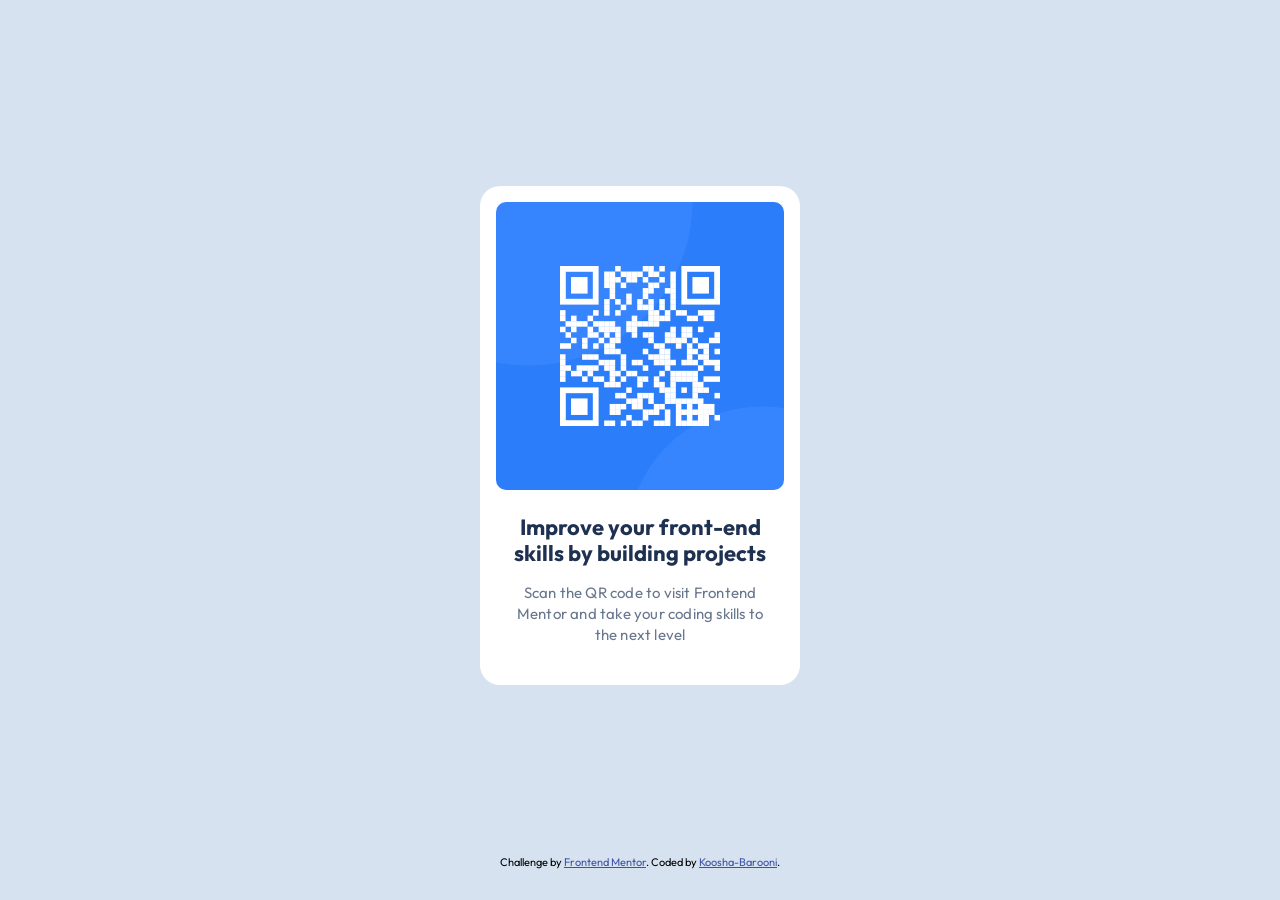
<file: 1-QR_code_component/index.html>
<!doctype html>
<html lang="en">
    <head>
        <meta charset="UTF-8" />
        <meta name="viewport" content="width=device-width, initial-scale=1.0" />
        <!-- displays site properly based on user's device -->

        <!-- Favicon -->
        <link
            rel="icon"
            type="image/png"
            sizes="32x32"
            href="./images/favicon-32x32.png" />

        <!-- Font (Outfit) -->

        <link rel="preconnect" href="https://fonts.googleapis.com" />
        <link rel="preconnect" href="https://fonts.gstatic.com" crossorigin />
        <link
            href="https://fonts.googleapis.com/css2?family=Outfit:wght@100..900&display=swap"
            rel="stylesheet" />

        <title>Frontend Mentor | QR code component</title>

        <!-- Feel free to remove these styles or customise in your own stylesheet 👍 -->

        <link rel="stylesheet" href="./css/style.css" />
    </head>
    <body>
        <main>
            <article class="qr-card">
                <img
                    class="qr-card--image"
                    src="./images/image-qr-code.png"
                    alt="QR code linking to the Frontend Mentor website" />
                <div class="qr-card--text">
                    <h1 class="qr-card--heading center">
                        Improve your front-end skills by building projects
                    </h1>
                    <p class="qr-card--description center">
                        Scan the QR code to visit Frontend Mentor and take your
                        coding skills to the next level
                    </p>
                </div>
            </article>
        </main>
        <footer class="attribution center">
            Challenge by
            <a href="https://www.frontendmentor.io?ref=challenge"
                >Frontend Mentor</a
            >. Coded by
            <a href="https://github.com/koosha-barooni">Koosha-Barooni</a>.
        </footer>
    </body>
</html>
</file>
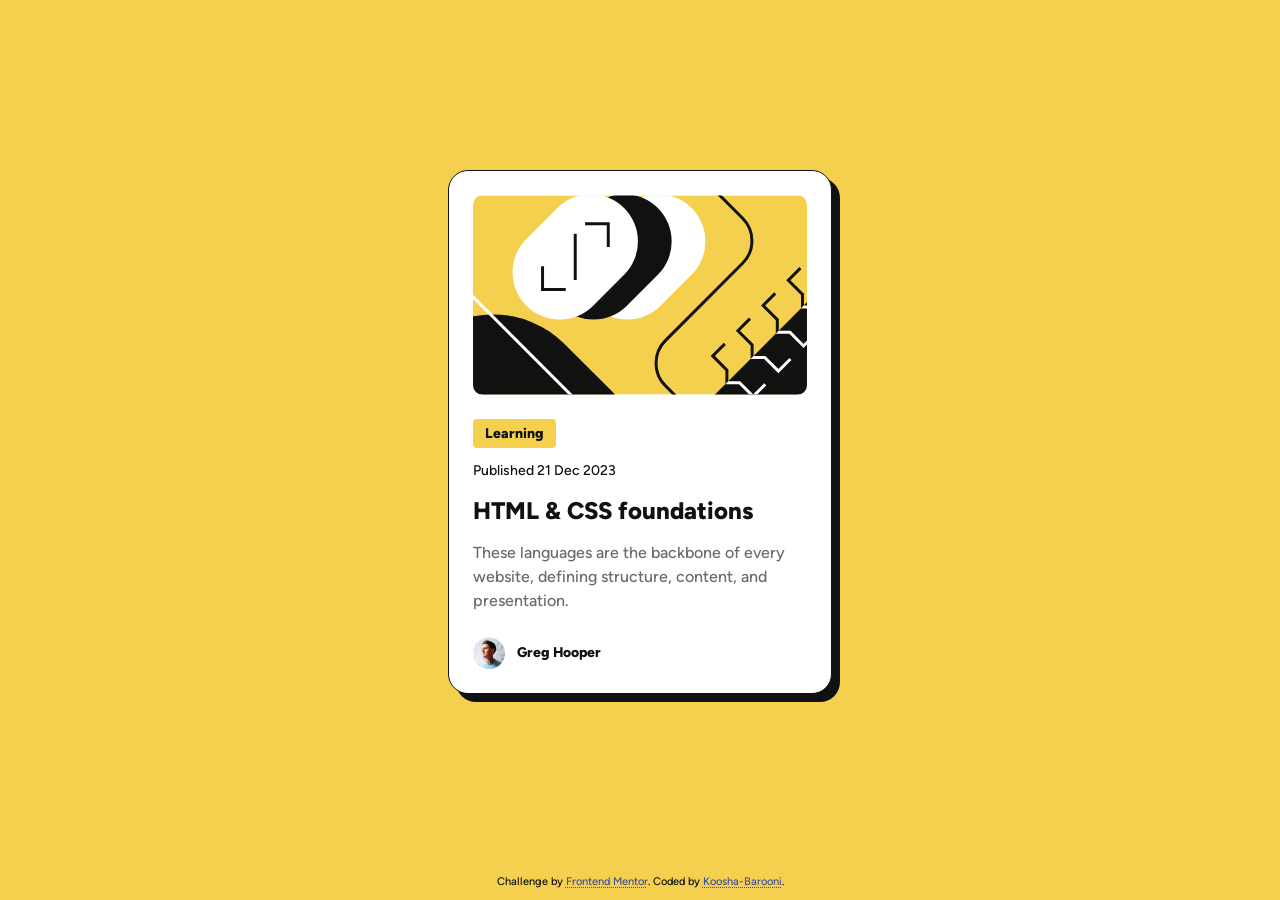
<file: 2-Blog-preview-card/index.html>
<!doctype html>
<html lang="en">
    <head>
        <meta charset="UTF-8" />
        <meta name="viewport" content="width=device-width, initial-scale=1.0" />
        <!-- displays site properly based on user's device -->

        <link
            rel="icon"
            type="image/png"
            sizes="32x32"
            href="./assets/images/favicon-32x32.png" />

        <title>Frontend Mentor | Blog preview card</title>

        <link rel="stylesheet" href="./css/style.css" />
    </head>
    <body>
        <main>
            <article class="blog-card flex-col transition">
                <img
                    class="blog-card--image"
                    src="./assets/images/illustration-article.svg"
                    alt="illustration for blog article card" />
                <div class="blog-card--content flex-col">
                    <span class="blog-card--category">Learning</span>
                    <p class="blog-card--publish-date">Published 21 Dec 2023</p>
                    <h1 class="blog-card--heading">
                        <a class="blog-card--link transition" href="#"
                            >HTML & CSS foundations</a
                        >
                    </h1>
                    <p class="blog-card--description">
                        These languages are the backbone of every website,
                        defining structure, content, and presentation.
                    </p>
                </div>
                <div class="blog-card--author">
                    <img
                        class="blog-card--author-image"
                        src="./assets/images/image-avatar.webp"
                        alt="Greg Hooper's photo, author of this article" />
                    <p class="blog-card--author-name">Greg Hooper</p>
                </div>
            </article>
        </main>

        <footer class="attribution">
            Challenge by
            <a href="https://www.frontendmentor.io?ref=challenge"
                >Frontend Mentor</a
            >. Coded by
            <a href="https://github.com/koosha-barooni/">Koosha-Barooni</a>.
        </footer>
    </body>
</html>
</file>
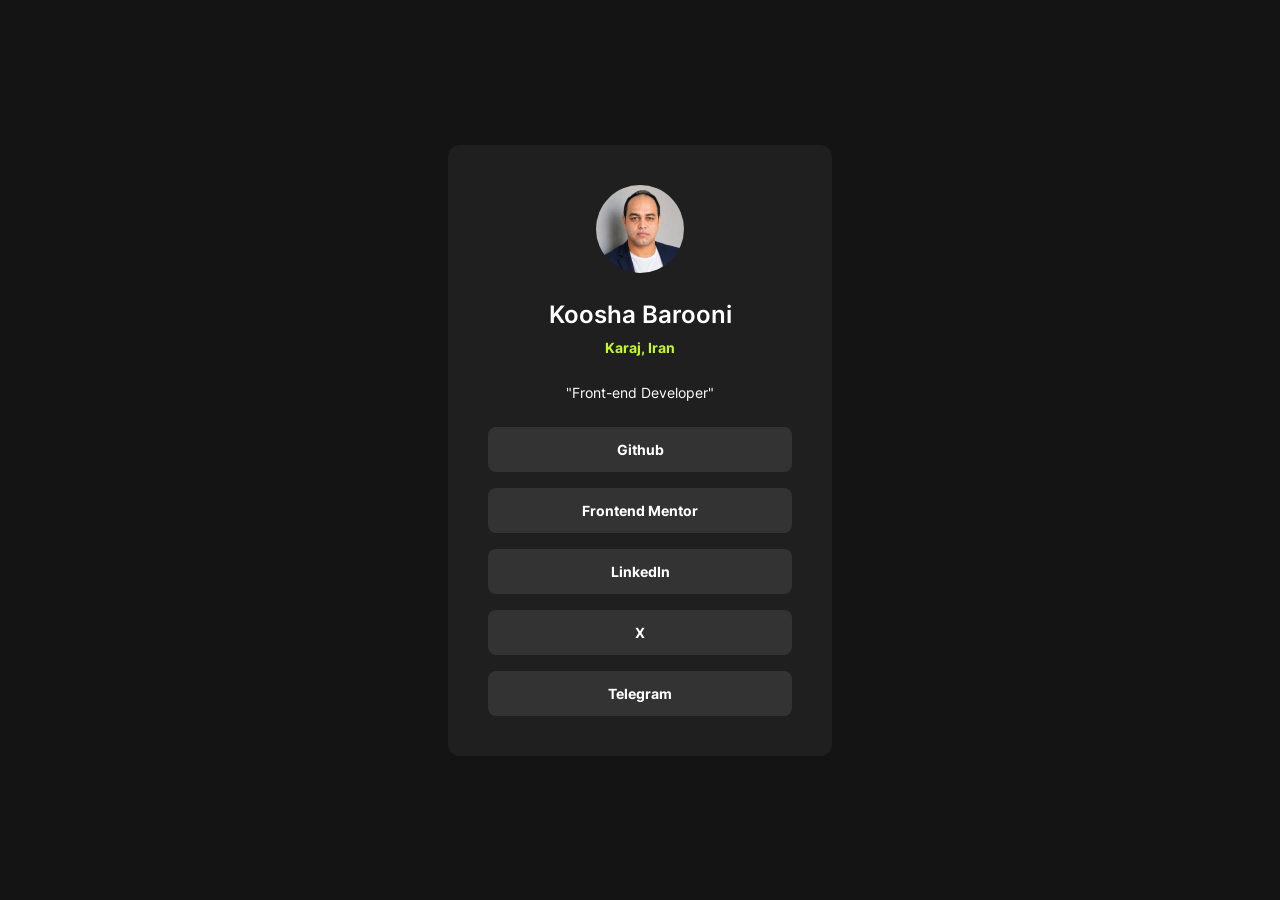
<file: 3-Social-links-profile/index.html>
<!doctype html>
<html lang="en">
    <head>
        <meta charset="UTF-8" />
        <meta name="viewport" content="width=device-width, initial-scale=1.0" />
        <!-- displays site properly based on user's device -->

        <link
            rel="icon"
            type="image/png"
            sizes="32x32"
            href="./assets/images/favicon-32x32.png" />

        <title>Frontend Mentor | Social links profile</title>
        <link rel="stylesheet" href="./css/style.css" />
    </head>
    <body>
        <main class="container">
            <article class="social-card flex-col">
                <img
                    class="social-card--image"
                    src="./assets/images/avatar-koosha.jpg"
                    alt="koosha barooni's profile picture" />
                <div class="social-card--identity flex-col">
                    <h1 class="social-card--name">Koosha Barooni</h1>
                    <p class="social-card--location">Karaj, Iran</p>
                </div>
                <p class="social-card--job-title">"Front-end Developer"</p>
                <div class="social-card--links flex-col">
                    <a
                        href="https://github.com/koosha-barooni"
                        class="social-card--link"
                        >Github</a
                    >
                    <a
                        href="https://www.frontendmentor.io/profile/koosha-barooni"
                        class="social-card--link"
                        >Frontend Mentor</a
                    >
                    <a
                        href="https://www.linkedin.com/in/koosha-barooni/"
                        class="social-card--link"
                        >LinkedIn</a
                    >
                    <a
                        href="https://x.com/kousha_barooni"
                        class="social-card--link"
                        >X</a
                    >
                    <a
                        href="https://t.me/koosha_barooni"
                        class="social-card--link"
                        >Telegram</a
                    >
                </div>
            </article>
        </main>
    </body>
</html>
</file>
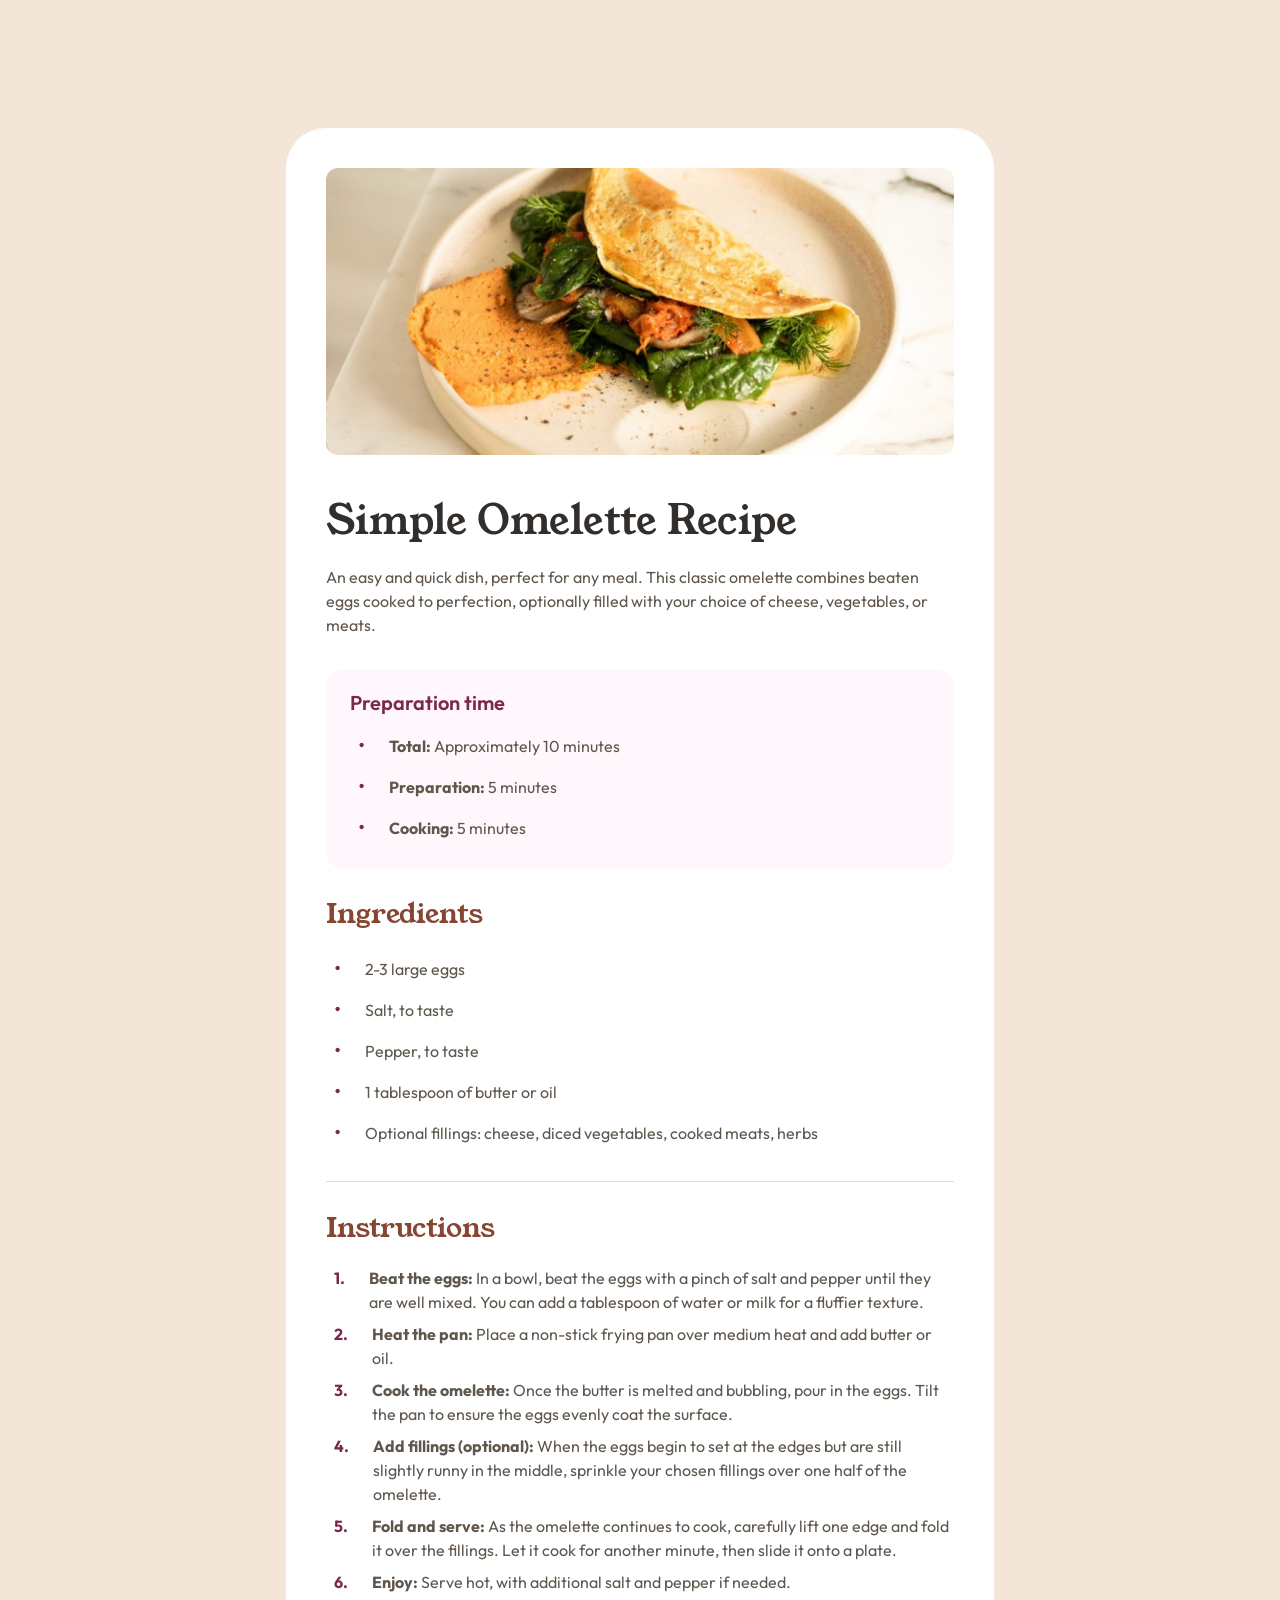
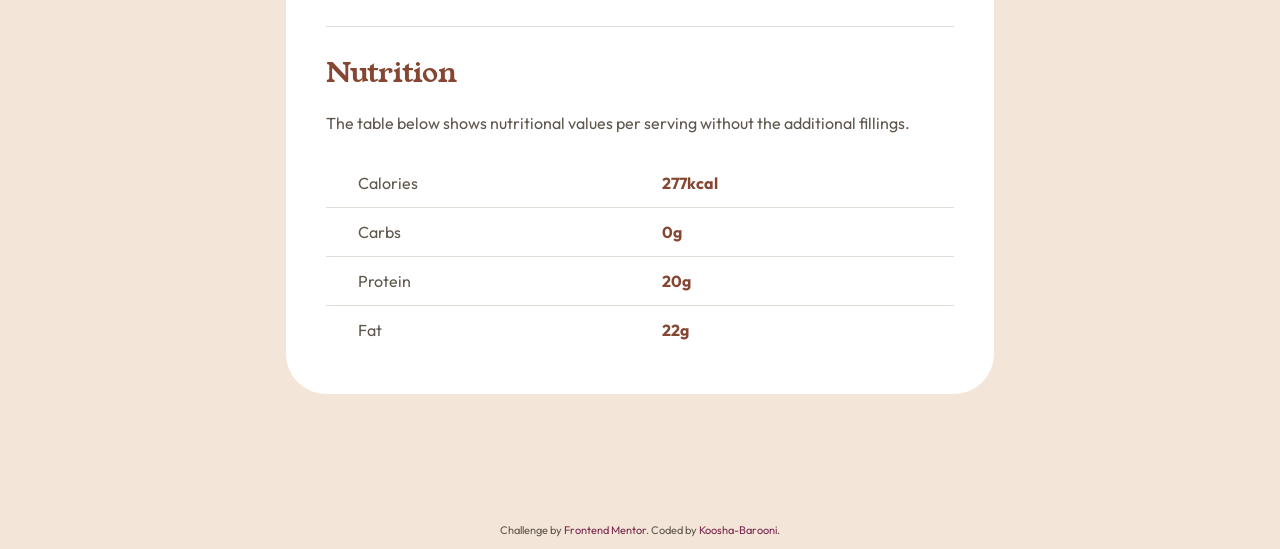
<file: 4-Recipe-page/index.html>
<!doctype html>
<html lang="en">
    <head>
        <meta charset="UTF-8" />
        <meta name="viewport" content="width=device-width, initial-scale=1.0" />

        <link
            rel="icon"
            type="image/png"
            sizes="32x32"
            href="./assets/images/favicon-32x32.png" />

        <link rel="stylesheet" href="./css/style.css" />

        <title>Frontend Mentor | Recipe page</title>
    </head>
    <body>
        <main class="recipe-page">
            <div class="container">
                <!-- ============= Header ============== -->
                <header class="recipe__header">
                    <img
                        src="./assets/images/image-omelette.jpeg"
                        alt="Omelette in a white plate"
                        class="recipe__image" />
                </header>
                <!-- ============= Article ============== -->
                <article class="recipe flex-col">
                    <section class="recipe__content flex-col">
                        <h1 class="recipe__content--heading">
                            Simple Omelette Recipe
                        </h1>
                        <p class="recipe__content--description">
                            An easy and quick dish, perfect for any meal. This
                            classic omelette combines beaten eggs cooked to
                            perfection, optionally filled with your choice of
                            cheese, vegetables, or meats.
                        </p>
                    </section>
                    <!-- ============= Preparation Section ============== -->
                    <section class="recipe__prep flex-col">
                        <h2 class="recipe__prep--title">Preparation time</h2>
                        <ul class="recipe__prep--list flex-col">
                            <li class="recipe__prep--item">
                                <span class="list--bullet">&#8226;</span>
                                <p>
                                    <strong>Total: </strong>Approximately 10
                                    minutes
                                </p>
                            </li>
                            <li class="recipe__prep--item">
                                <span class="list--bullet">&#8226;</span>
                                <p><strong>Preparation: </strong>5 minutes</p>
                            </li>
                            <li class="recipe__prep--item">
                                <span class="list--bullet">&#8226;</span>
                                <p><strong>Cooking: </strong>5 minutes</p>
                            </li>
                        </ul>
                    </section>
                    <!-- ============= Ingredient Section ============== -->
                    <section class="recipe__ingredients flex-col">
                        <h2 class="recipe__ingredients--title">Ingredients</h2>
                        <ul class="recipe__ingredients--list flex-col">
                            <li class="recipe__ingredients--item">
                                <span class="list--bullet">&#8226;</span>
                                <p>2-3 large eggs</p>
                            </li>
                            <li class="recipe__ingredients--item">
                                <span class="list--bullet">&#8226;</span>
                                <p>Salt, to taste</p>
                            </li>

                            <li class="recipe__ingredients--item">
                                <span class="list--bullet">&#8226;</span>
                                <p>Pepper, to taste</p>
                            </li>

                            <li class="recipe__ingredients--item">
                                <span class="list--bullet">&#8226;</span>
                                <p>1 tablespoon of butter or oil</p>
                            </li>

                            <li class="recipe__ingredients--item">
                                <span class="list--bullet">&#8226;</span>
                                <p>
                                    Optional fillings: cheese, diced vegetables,
                                    cooked meats, herbs
                                </p>
                            </li>
                        </ul>
                    </section>
                    <hr />
                    <!-- ============= Instruction Section ============== -->
                    <section class="recipe__instructions flex-col">
                        <h2 class="recipe__instructions--title">
                            Instructions
                        </h2>
                        <ol class="recipe__instructions--list flex-col">
                            <li class="recipe__instructions--item">
                                <span class="list--number">1.</span>
                                <p>
                                    <strong>Beat the eggs:</strong> In a bowl,
                                    beat the eggs with a pinch of salt and
                                    pepper until they are well mixed. You can
                                    add a tablespoon of water or milk for a
                                    fluffier texture.
                                </p>
                            </li>
                            <li class="recipe__instructions--item">
                                <span class="list--number">2.</span>
                                <p>
                                    <strong>Heat the pan:</strong> Place a
                                    non-stick frying pan over medium heat and
                                    add butter or oil.
                                </p>
                            </li>
                            <li class="recipe__instructions--item">
                                <span class="list--number">3.</span>
                                <p>
                                    <strong>Cook the omelette:</strong> Once the
                                    butter is melted and bubbling, pour in the
                                    eggs. Tilt the pan to ensure the eggs evenly
                                    coat the surface.
                                </p>
                            </li>
                            <li class="recipe__instructions--item">
                                <span class="list--number">4.</span>
                                <p>
                                    <strong>Add fillings (optional):</strong>
                                    When the eggs begin to set at the edges but
                                    are still slightly runny in the middle,
                                    sprinkle your chosen fillings over one half
                                    of the omelette.
                                </p>
                            </li>
                            <li class="recipe__instructions--item">
                                <span class="list--number">5.</span>
                                <p>
                                    <strong>Fold and serve:</strong> As the
                                    omelette continues to cook, carefully lift
                                    one edge and fold it over the fillings. Let
                                    it cook for another minute, then slide it
                                    onto a plate.
                                </p>
                            </li>
                            <li class="recipe__instructions--item">
                                <span class="list--number">6.</span>
                                <p>
                                    <strong>Enjoy:</strong> Serve hot, with
                                    additional salt and pepper if needed.
                                </p>
                            </li>
                        </ol>
                    </section>
                    <hr />
                    <!-- ============= Nutrition Section ============== -->
                    <section class="recipe__nutrition flex-col">
                        <h2 class="recipe__nutrition--title">Nutrition</h2>
                        <p class="recipe__nutrition--description">
                            The table below shows nutritional values per serving
                            without the additional fillings.
                        </p>
                        <table class="recipe__nutrition--table">
                            <tr class="table--row">
                                <th class="table--head" scope="row">
                                    Calories
                                </th>
                                <td class="table--data">277kcal</td>
                            </tr>
                            <tr class="table--row">
                                <th class="table--head" scope="row">Carbs</th>
                                <td class="table--data">0g</td>
                            </tr>
                            <tr class="table--row">
                                <th class="table--head" scope="row">Protein</th>
                                <td class="table--data">20g</td>
                            </tr>
                            <tr class="table--row">
                                <th class="table--head" scope="row">Fat</th>
                                <td class="table--data">22g</td>
                            </tr>
                        </table>
                    </section>
                </article>
            </div>
        </main>
        <!-- ============= Footer ============== -->
        <footer class="attribution">
            Challenge by
            <a href="https://www.frontendmentor.io?ref=challenge"
                >Frontend Mentor</a
            >. Coded by
            <a href="https://social-links-profile-koosha.netlify.app/"
                >Koosha-Barooni</a
            >.
        </footer>
    </body>
</html>
</file>
<file: 1-QR_code_component/css/style.css>
* {
    margin: 0;
    padding: 0;
    box-sizing: border-box;
}
html {
    /*  10px / 16px = 0.625  ==> 10px = 62.5% */
    font-size: 62.5%;
}

body {
    font-family: "outfit", system-ui, sans-serif;
    background-color: #d6e2f0;
    min-height: 100dvh;

    display: grid;
    grid-template-rows: 1fr auto;
    place-items: center;
    padding: 1.6rem;
}

/* =============== General Classes ============== */

.center {
    text-align: center;
}

/* ============================================ */

.qr-card {
    max-width: 32rem;
    background-color: #ffffff;
    padding: 1.6rem 1.6rem 4rem;
    border-radius: 2rem;

    display: flex;
    flex-direction: column;
    gap: 2.4rem;
}
.qr-card--image {
    width: 100%;
    height: auto;
    aspect-ratio: 1;
    border-radius: 1rem;
}
.qr-card--text {
    padding: 0 1.6rem;
}
.qr-card--heading {
    font-size: 2.2rem;
    font-weight: 700;
    color: #1f3151;
    line-height: 1.2;
    letter-spacing: 0;
    margin-bottom: 1.6rem;
}

.qr-card--description {
    font-size: 1.5rem;
    font-weight: 400;
    color: #68778d;
    line-height: 1.4;
    letter-spacing: 0.2px;
}

.attribution {
    font-size: 1.1rem;
    margin-bottom: 1.5rem;
}
.attribution a:link,
.attribution a:visited {
    color: hsl(228, 45%, 44%);
}
</file>
<file: 2-Blog-preview-card/css/style.css>
* {
    margin: 0;
    padding: 0;
    box-sizing: border-box;
}

/*  =============== Fonts ============== */
@font-face {
    font-family: "Figtree";
    src: url("../assets/fonts/static/Figtree-Medium.ttf") format("truetype");
    font-weight: 500;
}
@font-face {
    font-family: "Figtree";
    src: url("../assets/fonts/static/Figtree-ExtraBold.ttf") format("truetype");
    font-weight: 800;
}
/*  =================================== */

/*  ---------------- how to calculate vw unit ---------------- */

/*  vm = (target  value (px) /  screen width (px) ) *100 */

/*  ---------------------------------------------------- */

/*  ========== General Classes =========== */

.transition {
    transition: all 0.3s;
}

.flex-col {
    display: flex;
    flex-direction: column;
}

/*  =================================== */
html {
    /*  10px / 16px = 0.625 = 62.5% ( 1rem = 10px ) */
    font-size: 62.5%;
}

body {
    min-height: 100dvh;
    font-family: "Figtree", sans-serif;
    font-size: clamp(1.2rem, 0.7rem + 1.9vw, 1.6rem);
    font-weight: 500;
    line-height: 1.5;
    letter-spacing: 0;
    background-color: #f4d04e;
    color: #111;

    display: grid;
    grid-template-rows: 1fr auto;
    place-items: center;
}

.blog-card {
    max-width: 38.4rem;
    background-color: #fff;
    padding: 2.4rem;
    border: 1px solid #111;
    border-radius: 2rem;
    box-shadow: 8px 8px #111;

    gap: 2.4rem;
}

.blog-card--image {
    width: 100%;
    border-radius: 1rem;
}
.blog-card--content {
    align-items: flex-start;
    gap: 1.2rem;
}
.blog-card--category {
    background-color: #f4d04e;

    padding: 0.4rem 1.2rem;
    font-size: clamp(1rem, 0.7rem + 1.6vw, 1.4rem);
    font-weight: 800;
    border-radius: 0.4rem;
}
.blog-card--publish-date {
    font-size: clamp(1rem, 0.7rem + 1.6vw, 1.4rem);
    font-weight: 500;
}
.blog-card--heading {
    font-size: clamp(1.8rem, 1rem + 2.7vw, 2.4rem);
    font-weight: 800;
}

.blog-card--link:link,
.blog-card--link:visited {
    text-decoration: none;
    color: #111;
    cursor: pointer;
}

.blog-card--description {
    font-weight: 500;
    color: #6b6b6b;
}
.blog-card--author {
    display: flex;
    align-items: center;
    gap: 1.2rem;
}
.blog-card--author-image {
    width: 3.2rem;
    height: 3.2rem;
}
.blog-card--author-name {
    font-size: clamp(1.2rem, 0.7rem + 1.9vw, 1.4rem);
    font-weight: 800;
}

/* ============= Hover ============= */

.blog-card:hover {
    box-shadow: 16px 16px #111;
}

.blog-card:hover .blog-card--link,
.blog-card:active .blog-card--link {
    color: #f4d04e;
}

/* =============================== */

.attribution {
    font-size: clamp(0.8rem, 0.6rem + 1.2vw, 1.1rem);
    text-align: center;
    padding: 1rem;
}
.attribution a:link,
.attribution a :visited {
    color: #3e52a3;
    text-decoration: underline dotted;
    text-underline-offset: 2px;
}
.attribution a:hover,
.attribution a :active {
    color: #111;
}

/* ============= Mobile M - 375px ============= */

@media (max-width: 26.5em) {
    .blog-card {
        max-width: 32.7rem;
    }
}

/* ============= Mobile M - 320px ============= */

@media (max-width: 23.1em) {
    .blog-card {
        max-width: 28rem;
        padding: 2rem;
    }
}
</file>
<file: 3-Social-links-profile/css/style.css>
* {
    margin: 0;
    padding: 0;
    box-sizing: border-box;
}
/*  =============== Fonts ============== */
@font-face {
    font-family: "Inter";
    src: url(../assets/fonts/static/Inter-Regular.ttf) format("truetype");
    font-weight: 400;
}
@font-face {
    font-family: "Inter";
    src: url(../assets/fonts/static/Inter-SemiBold.ttf) format("truetype");
    font-weight: 600;
}
@font-face {
    font-family: "Inter";
    src: url(../assets/fonts/static/Inter-Bold.ttf) format("truetype");
    font-weight: 700;
}
/*  ================================== */

html {
    font-size: 62.5%;
}

/* =========== General  classes =========  */
.flex-col {
    display: flex;
    flex-direction: column;
}

/*  ===== 0 px to 375px ===== */

body {
    min-height: 100dvh;
    font-family: "Inter", sans-serif;
    font-size: 1.4rem;
    font-weight: 400;
    line-height: 1.5;
    letter-spacing: 0;
    background-color: #141414;
    color: #fff;

    display: grid;
    place-items: center;
}
.container {
    width: 100%;
    display: flex;
    justify-content: center;
    align-items: center;
}

.social-card {
    width: 100%;
    max-width: 30rem;
    background-color: #1f1f1f;
    padding: 1.6rem;
    gap: 1.6rem;

    align-items: center;
    border-radius: 12px;
}
.social-card--image {
    height: 8.8rem;
    width: 8.8rem;
    border-radius: 50%;
}
.social-card--identity {
    align-items: center;
    gap: 0.4rem;
}
.social-card--name {
    font-size: 2.4rem;
    font-weight: 600;
}
.social-card--location {
    font-weight: 700;
    color: #c4f82a;
}

.social-card--links {
    width: 100%;
    gap: 1.2rem;
}
.social-card--link:link,
.social-card--link:visited {
    text-align: center;
    text-decoration: none;
    font-weight: 700;
    cursor: pointer;
    border-radius: 8px;
    padding: 1.2rem;
    background-color: #333;
    color: #fff;
    transition:
        background-color 0.6s ease-out,
        color 0.6s ease-out;
}
.social-card--link:hover,
.social-card--link:active {
    background-color: #c4f82a;
    color: #333;
}
.social-card--link:focus-visible {
    outline: none;
    box-shadow: 0 0 10px 1px #c4f82a;
}

/*  ===== Mobile M : 375px ===== */

@media (min-width: 23em) {
    .social-card {
        max-width: 32.7rem;
        padding: 2.4rem;
        gap: 2.4rem;
    }
    .social-card--links {
        gap: 1.6rem;
    }
}
/*  ===== Mobile and larger screen : 425px ===== */

@media (min-width: 26.5em) {
    .social-card {
        max-width: 38.4rem;
        padding: 4rem;
    }
}
</file>
<file: 4-Recipe-page/css/style.css>
* {
    margin: 0;
    padding: 0;
    box-sizing: border-box;
}
/*  =============== Fonts ============== */
@font-face {
    font-family: "young-serif";
    src: url("../assets/fonts/young-serif/YoungSerif-Regular.ttf")
        format("truetype");
    font-weight: 400;
}
@font-face {
    font-family: "outfit";
    src: url("../assets/fonts/outfit/static/Outfit-Regular.ttf")
        format("truetype");
    font-weight: 400;
}
@font-face {
    font-family: "outfit";
    src: url("../assets/fonts/outfit/static/Outfit-SemiBold.ttf")
        format("truetype");
    font-weight: 600;
}
@font-face {
    font-family: "outfit";
    src: url("../assets/fonts/outfit/static/Outfit-Bold.ttf") format("truetype");
    font-weight: 700;
}
/*  ================================== */

html {
    font-size: 62.5%;
}

/*  =============== General classes ============== */
.flex-col {
    display: flex;
    flex-direction: column;
}

/*  ############# 0 px to 375px #############  */

body {
    width: 100%;
    font-family: "outfit", sans-serif;
    font-size: 1.6rem;
    line-height: 1.5;
    letter-spacing: 0;
    font-weight: 400;
    color: #5f564d;
}

.recipe__image {
    max-width: 100%;
    padding: 0;
    border-radius: 0;
}
.recipe {
    padding: 4rem 3.2rem;
    gap: 3.2rem;
}

/* =========== recipe__content ============ */
.recipe__content {
    gap: 2.4rem;
}
.recipe__content--heading {
    font-family: "young-serif", serif;
    font-size: clamp(3rem, 2.3rem + 2.4vw, 4rem);
    font-weight: 400;
    line-height: 1;
    color: #312e2c;
}

.recipe__prep {
    background-color: #fff7fb;
    border-radius: 16px;
    padding: 2.4rem;
    gap: 1.6rem;
}

.recipe__ingredients,
.recipe__instructions,
.recipe__nutrition {
    gap: 2.4rem;
}

/* ============= Titles ============ */
.recipe__prep--title {
    font-size: 2rem;
    font-weight: 600;
    line-height: 1;
    color: #7a284e;
}

.recipe__ingredients--title,
.recipe__instructions--title,
.recipe__nutrition--title {
    font-family: "young-serif", serif;
    font-size: 2.8rem;
    font-weight: 400;
    line-height: 1;
    color: #854632;
}

/* ============= Lists ============ */
.recipe__prep--list,
.recipe__ingredients--list,
.recipe__instructions--list {
    list-style: none;
    gap: 0.8rem;
    margin-left: 0.8rem;
}
.recipe__instructions--list {
    margin-left: 0;
}
span {
    display: block;
}
.recipe__prep--item,
.recipe__ingredients--item,
.recipe__instructions--item {
    display: flex;
    flex-direction: row;
    align-items: center;
    justify-content: left;
    gap: 2.4rem;
}
.recipe__instructions--item {
    align-items: start;
    margin-left: 0;
}

.list--bullet {
    display: flex;
    justify-content: left;
    align-items: center;
    color: #7a284e;
    font-size: 2.2rem;
}
.list--number {
    color: #7a284e;
    font-weight: 700;
}

.recipe__instructions--list {
    align-items: start;
    padding-left: 0.8rem;
}

/* ============= Line ============ */
hr {
    width: 100%;
    height: 1px;
    border: none;
    background-color: #e3ddd7;
}

/* ============= Table ============ */
.recipe__nutrition--table {
    width: 100%;
    border-collapse: collapse;
}
.table--row {
    border-bottom: 1px solid #e3ddd7;
}
.table--row:last-child {
    border-bottom: none;
}
.table--head {
    font-weight: 400;
    text-align: left;
    padding: 1.2rem 1.6rem 1.2rem 3.2rem;
}
.table--data {
    font-weight: 700;
    color: #854632;
    padding: 1.2rem 3.2rem 1.2rem 1.6rem;
}

/* ============= Footer ============ */
.attribution {
    font-size: 1.1rem;
    text-align: center;
    margin-bottom: 1rem;
}
.attribution a:link,
.attribution a:visited {
    color: #7a284e;
    text-decoration: none;
}
.attribution a:hover,
.attribution a:active {
    font-weight: 700;
}

/*  ############# 375px to 768px #############  */
@media (min-width: 27em) {
    body {
        background-color: #f3e5d7;
    }
    .recipe-page {
        display: grid;
        grid-template-rows: 1fr auto;
        place-items: center;
        margin: 3.2rem 0;
    }

    .container {
        max-width: clamp(35rem, 2.76rem + 74.6vw, 55rem);
        background-color: #fff;
        display: flex;
        flex-direction: column;
        align-items: center;
        gap: 4rem;
        padding: 2.4rem;
        border-radius: 20px;
    }
    .recipe {
        padding: 0;
    }
    .recipe__image {
        border-radius: 8px;
    }
}
/*  ############# 768px to 1440px #############  */
@media (min-width: 46em) {
    .recipe-page {
        margin: 12.8rem 0;
    }

    .container {
        max-width: clamp(61.6rem, 47.89rem + 17.9vw, 73.6rem);
        padding: 4rem;
        border-radius: 40px;
    }
    .recipe {
        padding: 0;
    }
    .recipe__image {
        max-width: 100%;
        border-radius: 12px;
    }
}
</file>
